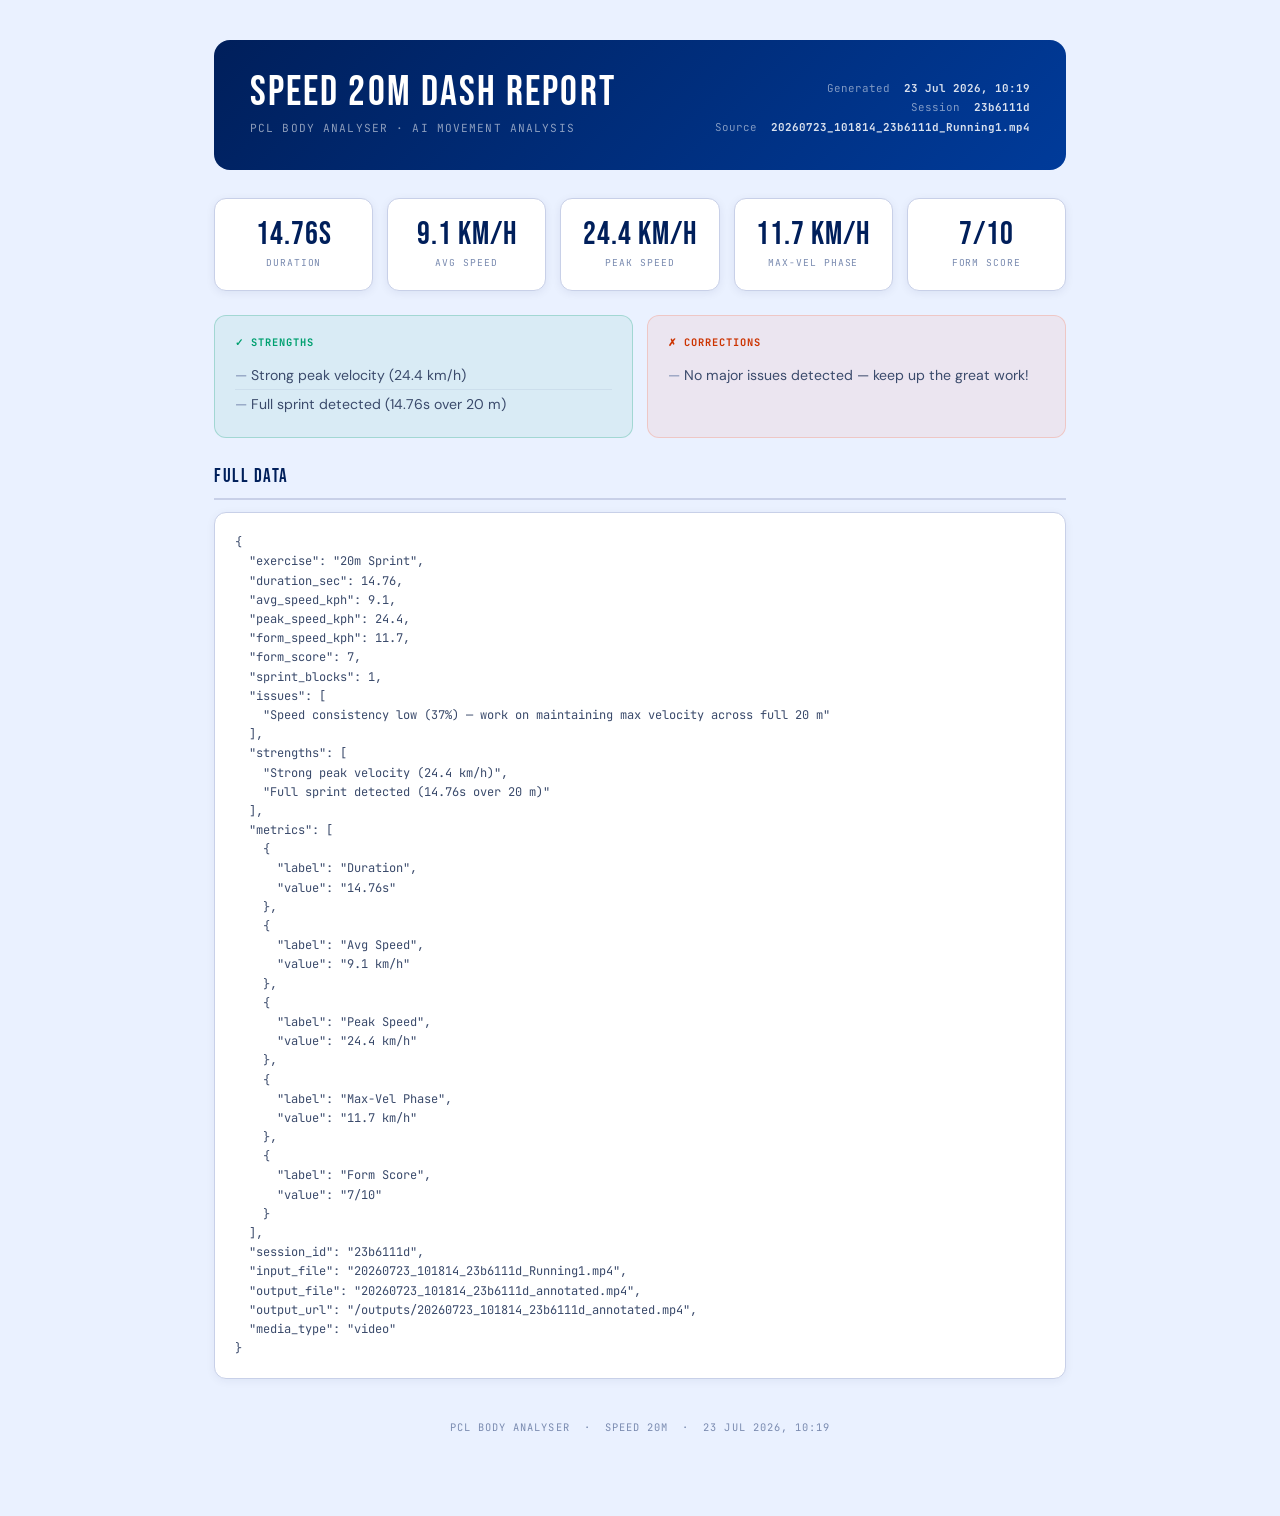
<file: outputs/20260723_101814_23b6111d_report.html>
<!DOCTYPE html>
<html lang="en">
<head>
<meta charset="UTF-8"/>
<meta name="viewport" content="width=device-width,initial-scale=1.0"/>
<title>Speed 20m Report — 23b6111d</title>
<style>
  @import url('https://fonts.googleapis.com/css2?family=Bebas+Neue&family=DM+Sans:wght@300;400;500;600&family=JetBrains+Mono:wght@400;500&display=swap');
  *,*::before,*::after{box-sizing:border-box;margin:0;padding:0}
  body{background:#eaf1ff;color:#001f5b;font-family:'DM Sans',sans-serif;font-size:15px;line-height:1.6;-webkit-font-smoothing:antialiased}
  .wrap{max-width:900px;margin:0 auto;padding:40px 24px 80px}
  /* HEADER */
  .header{background:linear-gradient(135deg,#001f5b 0%,#003b9a 100%);border-radius:16px;padding:32px 36px;margin-bottom:28px;display:flex;justify-content:space-between;align-items:flex-end;flex-wrap:wrap;gap:16px}
  .header-title{font-family:'Bebas Neue',sans-serif;font-size:2.6rem;letter-spacing:0.05em;color:#fff;line-height:1}
  .header-sub{font-family:'JetBrains Mono',monospace;font-size:0.7rem;letter-spacing:0.1em;text-transform:uppercase;color:rgba(255,255,255,0.55);margin-top:6px}
  .header-meta{text-align:right;font-family:'JetBrains Mono',monospace;font-size:0.68rem;color:rgba(255,255,255,0.5);line-height:1.8}
  .header-meta strong{color:rgba(255,255,255,0.85)}
  /* METRICS */
  .metrics{display:grid;grid-template-columns:repeat(auto-fit,minmax(150px,1fr));gap:14px;margin-bottom:24px}
  .metric{background:#fff;border:1px solid #c8d0e8;border-radius:12px;padding:20px 16px;text-align:center;box-shadow:0 2px 10px rgba(0,31,91,0.07)}
  .metric-val{font-family:'Bebas Neue',sans-serif;font-size:2rem;letter-spacing:0.03em;color:#001f5b;line-height:1}
  .metric-lbl{font-family:'JetBrains Mono',monospace;font-size:0.6rem;letter-spacing:0.1em;text-transform:uppercase;color:#7a8bb0;margin-top:4px}
  /* FINDINGS */
  .findings{display:grid;grid-template-columns:1fr 1fr;gap:14px;margin-bottom:24px}
  @media(max-width:600px){.findings{grid-template-columns:1fr}}
  .finding{border-radius:12px;padding:18px 20px}
  .finding.pos{background:rgba(0,160,112,0.07);border:1px solid rgba(0,160,112,0.25)}
  .finding.neg{background:rgba(255,61,0,0.06);border:1px solid rgba(255,61,0,0.18)}
  .finding-lbl{font-family:'JetBrains Mono',monospace;font-size:0.65rem;letter-spacing:0.1em;text-transform:uppercase;font-weight:700;margin-bottom:10px}
  .finding.pos .finding-lbl{color:#00A070}
  .finding.neg .finding-lbl{color:#cc3300}
  .finding ul{list-style:none;padding:0}
  .finding ul li{font-size:0.88rem;color:#3a4a6b;padding:3px 0;border-bottom:1px solid rgba(0,31,91,0.06)}
  .finding ul li:last-child{border-bottom:none}
  .finding ul li::before{content:'— ';color:#7a8bb0}
  /* RAW DATA */
  .section-title{font-family:'Bebas Neue',sans-serif;font-size:1.2rem;letter-spacing:0.08em;color:#001f5b;text-transform:uppercase;margin-bottom:12px;padding-bottom:6px;border-bottom:2px solid #c8d0e8}
  .json-box{background:#fff;border:1px solid #c8d0e8;border-radius:12px;padding:20px;overflow-x:auto;box-shadow:0 2px 10px rgba(0,31,91,0.06)}
  .json-box pre{font-family:'JetBrains Mono',monospace;font-size:0.75rem;color:#3a4a6b;white-space:pre-wrap;word-break:break-all}
  /* FOOTER */
  .footer{margin-top:40px;text-align:center;font-family:'JetBrains Mono',monospace;font-size:0.65rem;letter-spacing:0.1em;text-transform:uppercase;color:#7a8bb0}
</style>
</head>
<body>
<div class="wrap">

  <div class="header">
    <div>
      <div class="header-title">Speed 20m Dash Report</div>
      <div class="header-sub">PCL Body Analyser · AI Movement Analysis</div>
    </div>
    <div class="header-meta">
      <div>Generated &nbsp;<strong>23 Jul 2026, 10:19</strong></div>
      <div>Session &nbsp;<strong>23b6111d</strong></div>
      <div>Source &nbsp;<strong>20260723_101814_23b6111d_Running1.mp4</strong></div>
    </div>
  </div>

  <div class="metrics">
        <div class="metric">
          <div class="metric-val">14.76s</div>
          <div class="metric-lbl">Duration</div>
        </div>
        <div class="metric">
          <div class="metric-val">9.1 km/h</div>
          <div class="metric-lbl">Avg Speed</div>
        </div>
        <div class="metric">
          <div class="metric-val">24.4 km/h</div>
          <div class="metric-lbl">Peak Speed</div>
        </div>
        <div class="metric">
          <div class="metric-val">11.7 km/h</div>
          <div class="metric-lbl">Max-Vel Phase</div>
        </div>
        <div class="metric">
          <div class="metric-val">7/10</div>
          <div class="metric-lbl">Form Score</div>
        </div></div>

  <div class="findings">
    <div class="finding pos">
      <div class="finding-lbl">✓ Strengths</div>
      <ul><li>Strong peak velocity (24.4 km/h)</li><li>Full sprint detected (14.76s over 20 m)</li></ul>
    </div>
    <div class="finding neg">
      <div class="finding-lbl">✗ Corrections</div>
      <ul><li>No major issues detected — keep up the great work!</li></ul>
    </div>
  </div>

  <div class="section-title">Full Data</div>
  <div class="json-box">
    <pre>{
  "exercise": "20m Sprint",
  "duration_sec": 14.76,
  "avg_speed_kph": 9.1,
  "peak_speed_kph": 24.4,
  "form_speed_kph": 11.7,
  "form_score": 7,
  "sprint_blocks": 1,
  "issues": [
    "Speed consistency low (37%) — work on maintaining max velocity across full 20 m"
  ],
  "strengths": [
    "Strong peak velocity (24.4 km/h)",
    "Full sprint detected (14.76s over 20 m)"
  ],
  "metrics": [
    {
      "label": "Duration",
      "value": "14.76s"
    },
    {
      "label": "Avg Speed",
      "value": "9.1 km/h"
    },
    {
      "label": "Peak Speed",
      "value": "24.4 km/h"
    },
    {
      "label": "Max-Vel Phase",
      "value": "11.7 km/h"
    },
    {
      "label": "Form Score",
      "value": "7/10"
    }
  ],
  "session_id": "23b6111d",
  "input_file": "20260723_101814_23b6111d_Running1.mp4",
  "output_file": "20260723_101814_23b6111d_annotated.mp4",
  "output_url": "/outputs/20260723_101814_23b6111d_annotated.mp4",
  "media_type": "video"
}</pre>
  </div>

  <div class="footer">PCL Body Analyser &nbsp;·&nbsp; Speed 20m &nbsp;·&nbsp; 23 Jul 2026, 10:19</div>
</div>
</body>
</html>
</file>
